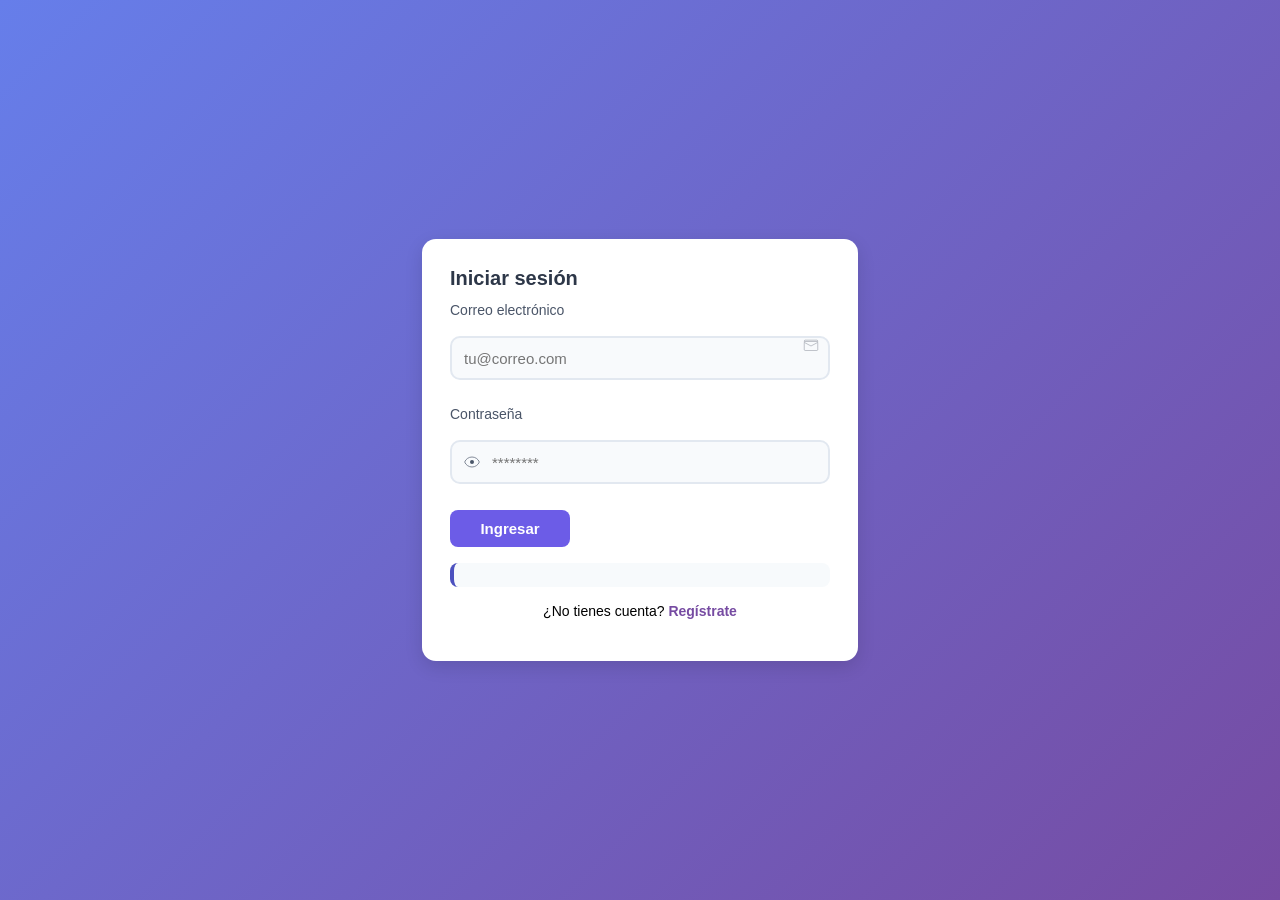
<file: frontend/login.html>
<!DOCTYPE html>
<html lang="es">
<head>
  <meta charset="UTF-8" />
  <meta name="viewport" content="width=device-width, initial-scale=1.0" />
  <title>Iniciar Sesión</title>
  <link rel="stylesheet" href="style.css" />
</head>
<body>
  <main class="auth-page">
    <section class="auth-card">
      <h1 class="auth-title">Iniciar sesión</h1>

      <form id="login-form" class="auth-form" autocomplete="on">
        <div class="form-group input-with-icon">
          <label for="email">Correo electrónico</label>
          <input type="email" id="email" name="email" placeholder="tu@correo.com" required />
          <div class="icon-right" aria-hidden="true">
            <!-- envelope icon -->
            <svg width="18" height="18" viewBox="0 0 24 24" fill="none" xmlns="http://www.w3.org/2000/svg">
              <path d="M3 7.2v9.6c0 .66.54 1.2 1.2 1.2h15.6c.66 0 1.2-.54 1.2-1.2V7.2L12 12 3 7.2z" stroke="#6b7280" stroke-width="0.6" fill="none" />
              <path d="M21 6H3v-.6c0-.66.54-1.2 1.2-1.2h15.6c.66 0 1.2.54 1.2 1.2V6z" stroke="#6b7280" stroke-width="0.6" fill="none" />
            </svg>
          </div>
        </div>

        <div class="form-group password-field">
          <label for="password">Contraseña</label>
          <div class="input-left-icon">
            <button type="button" id="toggle-password" class="icon-left" aria-label="Mostrar contraseña" tabindex="0">
              <svg width="16" height="16" viewBox="0 0 24 24" fill="none" xmlns="http://www.w3.org/2000/svg" aria-hidden="true">
                <path d="M12 4.5C7 4.5 2.73 7.61 1 12c1.73 4.39 6 7.5 11 7.5s9.27-3.11 11-7.5C21.27 7.61 17 4.5 12 4.5z" stroke="#4a5568" stroke-width="1" fill="none" />
                <circle cx="12" cy="12" r="3" fill="#4a5568" />
              </svg>
            </button>
            <input type="password" id="password" name="password" placeholder="********" required />
          </div>
        </div>

        <div class="form-group">
          <button class="primary-btn" type="submit">Ingresar</button>
        </div>

        <div id="login-message" class="form-message" aria-live="polite"></div>
      </form>

      <div class="auth-footer">
        <p>¿No tienes cuenta? <a href="register.html">Regístrate</a></p>
      </div>
    </section>
  </main>

  <script src="auth.js"></script>
</body>
</html>
</file>
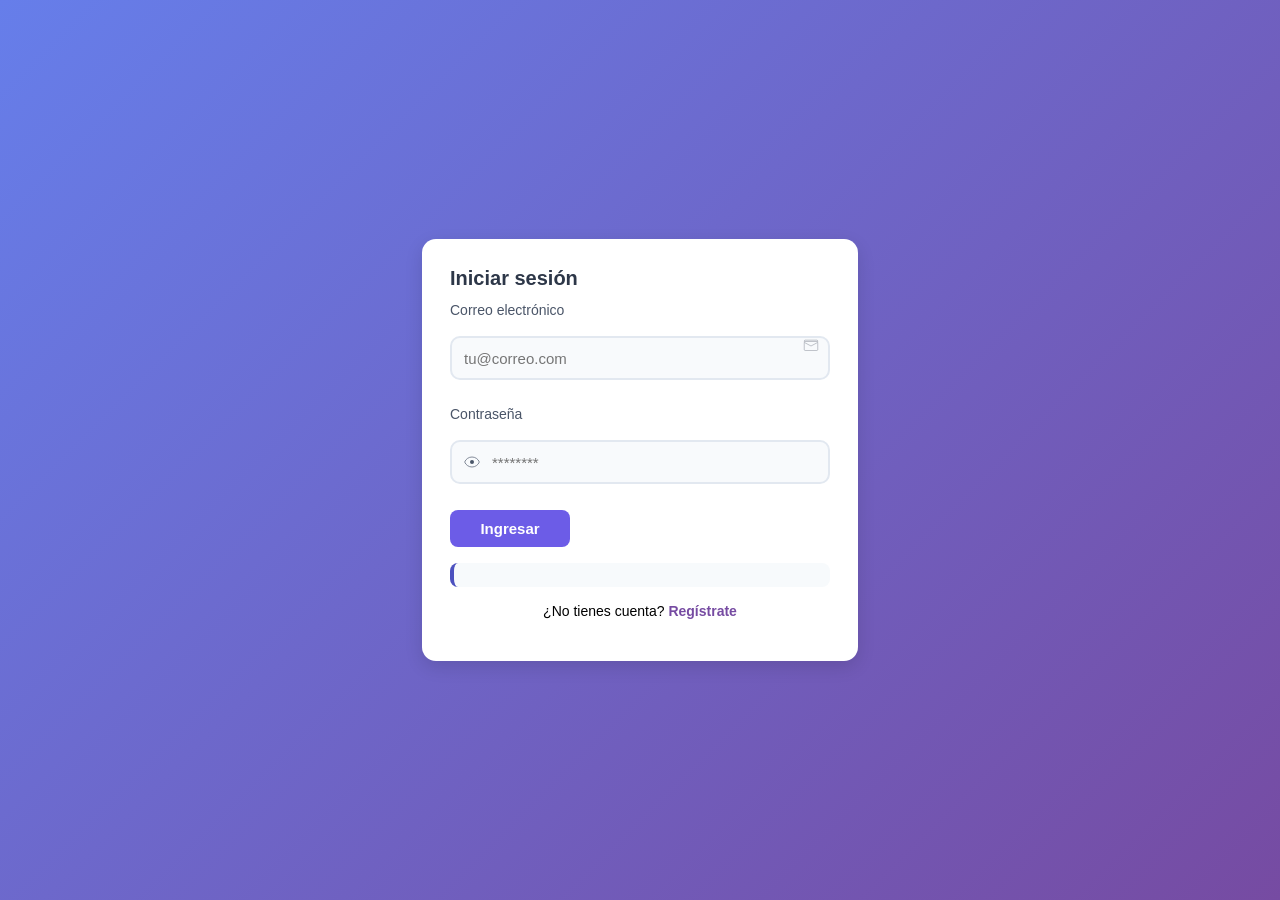
<file: frontend/profile.html>
<!DOCTYPE html>
<html lang="es">
<head>
    <meta charset="UTF-8">
    <meta name="viewport" content="width=device-width, initial-scale=1.0">
    <title>Perfil</title>
    <link rel="stylesheet" href="style.css">
</head>
<body>
    <div style="max-width:600px;margin:40px auto;padding:32px;background:white;border-radius:16px;box-shadow:0 4px 16px rgba(0,0,0,0.08);">
        <h2 style="margin:0 0 24px 0;color:#2d3748;font-size:24px;">Editar Perfil</h2>
        <form id="profile-form">
            <div class="form-group">
                <label for="username">Nombre de usuario</label>
                <input 
                    id="username" 
                    placeholder="Tu nombre público" 
                    autocomplete="username"
                    required
                >
            </div>
            <div style="display:flex;gap:12px;justify-content:flex-end;margin-top:24px;">
                <button id="cancel" type="button" class="secondary-btn">Cancelar</button>
                <button type="submit" class="primary-btn">Guardar Cambios</button>
            </div>
        </form>
    </div>

    <script>
    const API_BASE = window.location.origin + '/api';
    const token = localStorage.getItem('token');

    async function loadProfile(){
        if (!token) {
            alert('Necesitas iniciar sesión para editar el perfil');
            window.location.href = 'login.html';
            return;
        }
        try{
            const res = await fetch(API_BASE + '/auth/user-info', { headers: { 'Authorization': 'Bearer ' + token } });
            if (!res.ok) throw new Error('No autorizado');
            const user = await res.json();
            document.getElementById('username').value = user.username || '';
        }catch(e){
            console.error(e);
            alert('Error al cargar perfil');
        }
    }

    document.getElementById('cancel').addEventListener('click', ()=>{ window.location.href = 'dashboard.html'; });

    document.getElementById('profile-form').addEventListener('submit', async (e)=>{
        e.preventDefault();
        const username = document.getElementById('username').value.trim();
        if (!username) return alert('El nombre de usuario no puede estar vacío');
        try{
            const res = await fetch(API_BASE + '/auth/profile', {
                method: 'PUT',
                headers: { 'Content-Type': 'application/json', 'Authorization': 'Bearer ' + token },
                body: JSON.stringify({ username })
            });
            const data = await res.json();
            if (!res.ok) throw new Error(data.msg || 'Error');
            // actualizar display local
            localStorage.setItem('username', username);
            alert('Perfil actualizado');
            window.location.href = 'dashboard.html';
        }catch(e){
            console.error(e);
            alert('Error al guardar el perfil');
        }
    });

    loadProfile();
    </script>
</body>
</html>
</file>
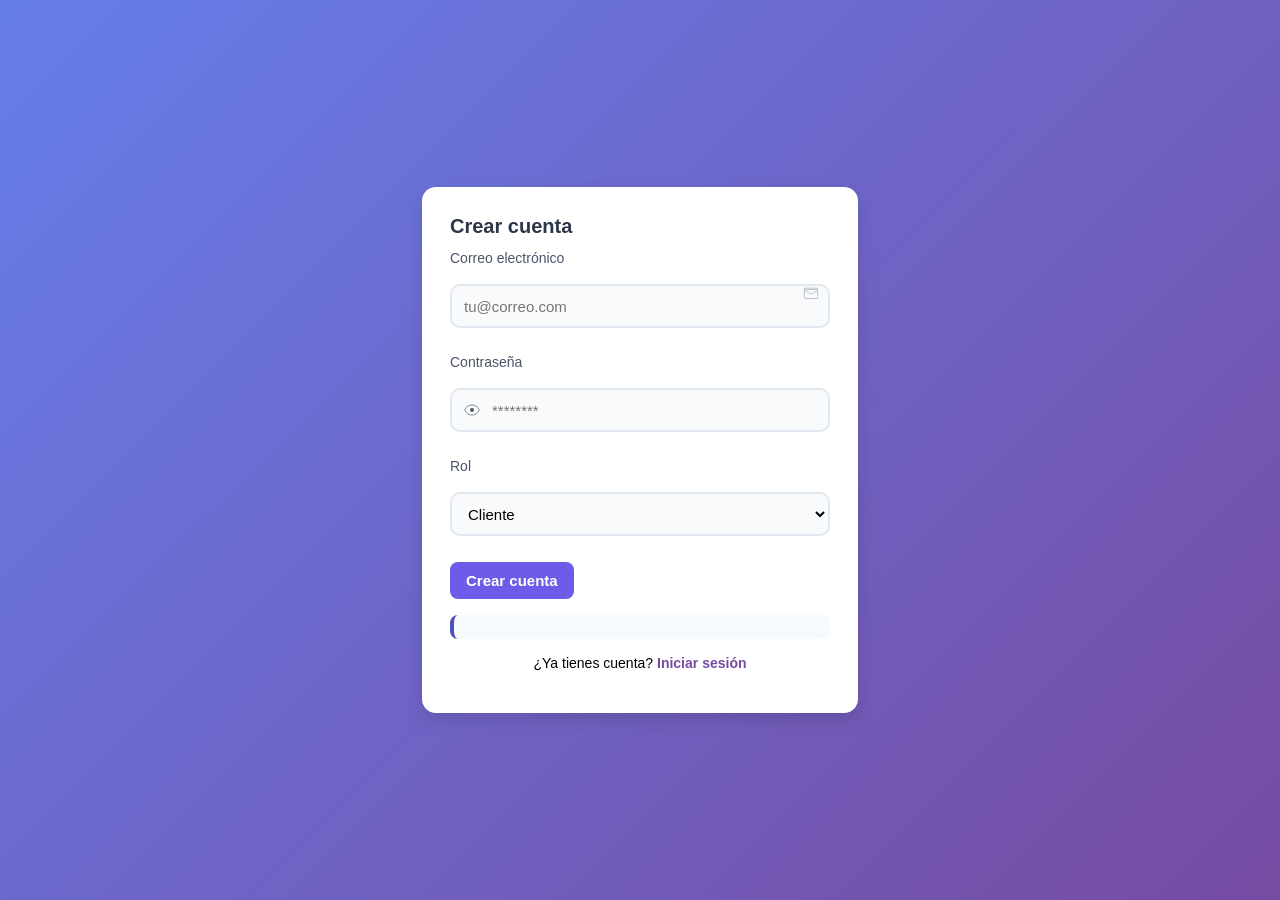
<file: frontend/register.html>
<!DOCTYPE html>
<html lang="es">
<head>
  <meta charset="UTF-8" />
  <meta name="viewport" content="width=device-width, initial-scale=1.0" />
  <title>Registro</title>
  <link rel="stylesheet" href="style.css" />
</head>
<body>
  <main class="auth-page">
    <section class="auth-card">
      <h1 class="auth-title">Crear cuenta</h1>

      <form id="register-form" class="auth-form" autocomplete="on">
        <div class="form-group input-with-icon">
          <label for="reg-email">Correo electrónico</label>
          <input type="email" id="reg-email" name="email" placeholder="tu@correo.com" required />
          <div class="icon-right" aria-hidden="true">
            <svg width="18" height="18" viewBox="0 0 24 24" fill="none" xmlns="http://www.w3.org/2000/svg">
              <path d="M3 7.2v9.6c0 .66.54 1.2 1.2 1.2h15.6c.66 0 1.2-.54 1.2-1.2V7.2L12 12 3 7.2z" stroke="#6b7280" stroke-width="0.6" fill="none" />
              <path d="M21 6H3v-.6c0-.66.54-1.2 1.2-1.2h15.6c.66 0 1.2.54 1.2 1.2V6z" stroke="#6b7280" stroke-width="0.6" fill="none" />
            </svg>
          </div>
        </div>

        <div class="form-group password-field">
          <label for="reg-password">Contraseña</label>
          <div class="input-left-icon">
            <button type="button" id="toggle-reg-password" class="icon-left" aria-label="Mostrar contraseña" tabindex="0">
              <svg width="16" height="16" viewBox="0 0 24 24" fill="none" xmlns="http://www.w3.org/2000/svg" aria-hidden="true">
                <path d="M12 4.5C7 4.5 2.73 7.61 1 12c1.73 4.39 6 7.5 11 7.5s9.27-3.11 11-7.5C21.27 7.61 17 4.5 12 4.5z" stroke="#4a5568" stroke-width="1" fill="none" />
                <circle cx="12" cy="12" r="3" fill="#4a5568" />
              </svg>
            </button>
            <input type="password" id="reg-password" name="password" placeholder="********" required />
          </div>
        </div>

        <div class="form-group">
          <label for="reg-role">Rol</label>
          <select id="reg-role" name="role" required>
            <option value="cliente">Cliente</option>
            <option value="admin">Administrador</option>
          </select>
        </div>

        <div class="form-group">
          <button class="primary-btn" type="submit">Crear cuenta</button>
        </div>

        <div id="register-message" class="form-message" aria-live="polite"></div>
      </form>

      <div class="auth-footer">
        <p>¿Ya tienes cuenta? <a href="login.html">Iniciar sesión</a></p>
      </div>
    </section>
  </main>

  <script src="auth.js"></script>
</body>
</html>
</file>
<file: frontend/style.css>
body {
  font-family: 'Segoe UI', Tahoma, Geneva, Verdana, sans-serif;
  background: linear-gradient(135deg, #667eea, #764ba2);
  min-height: 100vh;
  margin: 0;
}

.container {
  background-color: white;
  padding: 2.5rem;
  border-radius: 20px;
  box-shadow: 0 8px 20px rgba(0,0,0,0.2);
  width: 350px;
  text-align: center;
  animation: fadeIn 0.4s ease;
}

@keyframes fadeIn {
  from { opacity: 0; transform: translateY(-10px); }
  to { opacity: 1; transform: translateY(0); }
}

h2 {
  color: #333;
  margin-bottom: 1rem;
}

/* Nuevo layout de autenticación */
.auth-page {
  display: flex;
  align-items: center;
  justify-content: center;
  height: 100vh;
}

.auth-card {
  background: #ffffff;
  border-radius: 14px;
  box-shadow: 0 6px 18px rgba(0,0,0,0.12);
  padding: 28px;
  width: 380px;
}

.auth-title {
  font-size: 20px;
  margin: 0 0 12px 0;
  color: #2d3748;
}

/* Estilos comunes para formularios */
.form-group, .auth-form .form-group { 
    margin-bottom: 16px; 
    text-align: left; 
}

.form-group label, .auth-form label { 
    font-size: 14px; 
    color: #4a5568; 
    display: block; 
    margin-bottom: 8px;
    font-weight: 500;
}

.form-group input, 
.form-group select,
.auth-form input, 
.auth-form select,
.form-group textarea { 
    width: 100%; 
    padding: 12px 16px;
    border-radius: 10px; 
    border: 2px solid #e2e8f0;
    background: #f8fafc;
    font-size: 15px;
    transition: all 0.2s ease;
}

.form-group input:hover,
.form-group select:hover,
.form-group textarea:hover {
    border-color: #cbd5e0;
    background: #fff;
}

.form-group input:focus,
.form-group select:focus,
.form-group textarea:focus {
    border-color: #5a67d8;
    background: #fff;
    outline: none;
    box-shadow: 0 0 0 3px rgba(90,103,216,0.12);
}

.primary-btn { 
    width: auto; 
    min-width: 120px;
    padding: 12px 24px;
    border-radius: 10px;
    background: #5a67d8;
    color: white;
    border: none;
    cursor: pointer;
    font-weight: 600;
    font-size: 15px;
    transition: all 0.2s ease;
}

.primary-btn:hover {
    background: #4c51bf;
    transform: translateY(-1px);
    box-shadow: 0 4px 12px rgba(90,103,216,0.2);
}

.secondary-btn {
    width: auto;
    min-width: 120px;
    padding: 11px 24px;
    border-radius: 10px;
    background: #fff;
    color: #4a5568;
    border: 2px solid #e2e8f0;
    cursor: pointer;
    font-weight: 600;
    font-size: 15px;
    transition: all 0.2s ease;
}

.secondary-btn:hover {
    border-color: #cbd5e0;
    background: #f8fafc;
}

.auth-footer { 
    margin-top: 16px; 
    text-align: center; 
    font-size: 14px; 
}

.form-message { 
    margin-top: 12px; 
    font-size: 14px;
    padding: 12px 16px;
    border-radius: 8px;
    background: #f7fafc;
    border-left: 4px solid #4c51bf;
}

.icon-btn { position: absolute; right: 10px; top: 36px; background: transparent; border: none; cursor: pointer; padding: 6px; border-radius: 6px; }
.icon-btn svg { display: block; }

.password-field { position: relative; }
.password-field input { padding-right: 44px; }

input, select {
  width: 100%;
  padding: 12px;
  margin: 10px 0;
  border: 1px solid #ddd;
  border-radius: 10px;
  font-size: 15px;
}

.password-field {
  position: relative;
}

.password-field input {
  padding-right: 44px; /* espacio para el icono */
}

.password-field .toggle-btn {
  position: absolute;
  right: 8px;
  top: 50%;
  transform: translateY(-50%);
  background: rgba(0,0,0,0.04);
  border: none;
  cursor: pointer;
  font-size: 14px;
  opacity: 0.9;
  width: 28px;
  height: 28px;
  padding: 0;
  display: flex;
  align-items: center;
  justify-content: center;
  border-radius: 6px;
  line-height: 1;
  outline: none;
}

.password-field .toggle-btn:hover {
  opacity: 1;
}

button {
  background-color: #667eea;
  color: white;
  border: none;
  padding: 12px;
  border-radius: 10px;
  cursor: pointer;
  font-size: 16px;
  width: 100%;
  transition: background-color 0.3s;
}

button:hover {
  background-color: #5a67d8;
}

p {
  margin-top: 1rem;
  font-size: 14px;
}

a {
  color: #764ba2;
  text-decoration: none;
  font-weight: bold;
}

a:hover {
  text-decoration: underline;
}

#login-message, #register-message {
  margin-top: 15px;
  font-size: 14px;
}

/* --- Overrides para inputs con iconos (mejora de layout) --- */
.input-with-icon, .input-left-icon {
  position: relative;
}

/* tamaño uniforme de inputs */
.auth-form input, .auth-form select, .input-with-icon input, .input-left-icon input {
  height: 44px;
  padding: 10px 12px;
  box-sizing: border-box;
}

/* icono a la derecha (ej. correo) */
.input-with-icon .icon-right {
  position: absolute;
  right: 10px;
  top: 50%;
  transform: translateY(-50%);
  pointer-events: none; /* no interfiere con el input */
  opacity: 0.9;
}

/* icono/btn a la izquierda dentro del input (ojo) */
.input-left-icon .icon-left {
  position: absolute;
  left: 8px;
  top: 50%;
  transform: translateY(-50%);
  background: transparent;
  border: none;
  cursor: pointer;
  width: 28px;
  height: 28px;
  display: flex;
  align-items: center;
  justify-content: center;
  padding: 0;
  color: #4a5568;
}

/* asegurar espacio interno para iconos */
.input-left-icon input { padding-left: 40px; }
.input-with-icon input { padding-right: 40px; }

/* pequeños ajustes visuales */
.icon-left svg, .icon-right svg { display: block; }
.icon-left:focus { outline: none; box-shadow: 0 0 0 3px rgba(90,103,216,0.12); border-radius: 6px; }

/* evitar que botones globales tomen el estilo de .primary-btn */
.icon-btn, .icon-left { background: transparent; border: none; }

/* Botón flotante para agregar producto */
.add-product-fab {
  position: fixed;
  right: 28px;
  bottom: 28px;
  width: 60px;
  height: 60px;
  border-radius: 50%;
  background: #48bb78;
  color: white;
  display: flex;
  align-items: center;
  justify-content: center;
  box-shadow: 0 8px 20px rgba(0,0,0,0.18);
  border: none;
  cursor: pointer;
  z-index: 1200;
  transition: all 0.3s ease;
}

.add-product-fab:hover {
  transform: translateY(-2px);
  background: #38a169;
  box-shadow: 0 12px 24px rgba(0,0,0,0.25);
}

.add-product-fab .material-icons { 
  font-size: 32px;
  transition: transform 0.3s ease;
}

.add-product-fab:hover .material-icons {
  transform: rotate(180deg);
}

/* Modal mejorado */
/* Modal base */
.modal {
    position: fixed;
    inset: 0;
    background: rgba(0,0,0,0.5);
    z-index: 1150;
    display: flex;
    align-items: center;
    justify-content: center;
    opacity: 0;
    visibility: hidden;
    pointer-events: none;
    transition: all 0.3s ease;
}

/* Estado activo del modal */
.modal[aria-hidden="false"] {
    opacity: 1;
    visibility: visible;
    pointer-events: auto;
}
.modal[aria-hidden="false"] { 
    opacity: 1;
    visibility: visible;
}
.modal-content { 
    background: white; 
    width: 96%; 
    max-width: 520px; 
    border-radius: 16px; 
    padding: 32px; 
    box-shadow: 0 20px 50px rgba(0,0,0,0.25);
    transform: translateY(20px);
    opacity: 0;
    transition: transform 0.3s ease, opacity 0.3s ease;
    position: relative;
    margin: 20px;
}

/* Animación cuando el modal está visible */
.modal[aria-hidden="false"] .modal-content {
    transform: translateY(0);
    opacity: 1;
}

.modal-content h2 {
    margin: 0 0 24px 0;
    color: #2d3748;
    font-size: 24px;
    font-weight: 600;
}

.admin-edit-badge-modal {
    display: inline-flex;
    align-items: center;
    padding: 4px 12px;
    background: #5a67d8;
    color: white;
    border-radius: 16px;
    font-size: 13px;
    font-weight: 500;
    margin-bottom: 24px;
}

.modal-content .form-group {
    margin-bottom: 20px;
}

.modal-content textarea {
    min-height: 120px;
    resize: vertical;
}

.modal-content .button-group {
    display: flex;
    gap: 12px;
    justify-content: flex-end;
    margin-top: 32px;
}
.modal[aria-hidden="false"] .modal-content {
    transform: translateY(0);
}
.modal-content .close { 
    position: absolute; 
    right: 24px; 
    top: 24px; 
    background: transparent; 
    border: none; 
    font-size: 24px; 
    cursor: pointer; 
    color: #718096;
    width: 32px;
    height: 32px;
    display: flex;
    align-items: center;
    justify-content: center;
    border-radius: 50%;
    transition: all 0.2s ease;
}

.modal-content .close:hover {
    background: #f7fafc;
    color: #2d3748;
}

/* Mejorar los estilos del formulario dentro del modal */
.modal-content form {
    margin-top: 16px;
}

.primary-btn { background: #6c5ce7; color: white; padding: 10px 16px; border-radius: 8px; border: none; cursor: pointer; }
.secondary-btn { background: transparent; border: 1px solid #cbd5e0; color: #4a5568; padding: 8px 12px; border-radius: 8px; cursor: pointer; }

/* Ajustes para product cards */
.product-card { 
    position: relative; 
    transition: transform 0.2s ease, box-shadow 0.2s ease;
}

.product-card.editable {
    cursor: pointer;
}

.product-card.editable:hover {
    transform: translateY(-2px);
    box-shadow: 0 6px 16px rgba(0,0,0,0.12);
}

.product-card .edit-overlay {
    position: absolute;
    inset: 0;
    border-radius: 10px;
    background: rgba(90,103,216,0.05);
    opacity: 0;
    transition: opacity 0.2s ease;
    display: flex;
    align-items: center;
    justify-content: center;
    pointer-events: none;
}

.product-card .edit-overlay {
    display: flex;
    flex-direction: column;
    gap: 8px;
    align-items: center;
    justify-content: center;
}

.product-card .edit-overlay .material-icons {
    font-size: 24px;
    color: #5a67d8;
    opacity: 0.8;
}

.product-card .edit-overlay .admin-edit-badge {
    font-size: 12px;
    padding: 2px 8px;
    background: #5a67d8;
    color: white;
    border-radius: 12px;
    font-weight: 500;
}

.product-card.editable:hover .edit-overlay {
    opacity: 1;
}

.admin-controls { 
    position: absolute; 
    right: 12px; 
    top: 12px; 
    display: flex; 
    gap: 8px;
    z-index: 2;
}

/* Responsive layout para dashboard */
.products-container {
  padding: 20px;
  max-width: 1200px;
  margin: 24px auto;
}

.product-grid {
  display: grid;
  grid-template-columns: repeat(auto-fit, minmax(220px, 1fr));
  gap: 18px;
}

.product-card {
  padding: 14px;
  border-radius: 10px;
}

/* Titulos y texto */
h1 { font-size: 22px; margin: 0; color: #fff; }

@media (max-width: 768px) {
  .products-container { padding: 12px; margin: 12px; }
  .header { flex-direction: column; gap: 12px; }
  .header-right { align-self: stretch; display:flex; justify-content: space-between; }
  .stats-container { flex-direction: row; gap: 8px; overflow-x: auto; }
  .product-grid { grid-template-columns: repeat(auto-fit, minmax(180px, 1fr)); }
  .modal-content { width: 95%; padding: 14px; }
  .add-product-fab { right: 14px; bottom: 14px; width:48px; height:48px; }
}

@media (max-width: 420px) {
  .product-grid { grid-template-columns: repeat(auto-fit, minmax(140px, 1fr)); }
  .product-card { padding: 10px; }
  .product-details { flex-direction: column; gap: 8px; align-items: flex-start; }
}

/* Toast notifications */
.toast-container {
  position: fixed;
  right: 20px;
  bottom: 20px;
  display: flex;
  flex-direction: column;
  gap: 10px;
  z-index: 2000;
}
.toast {
  background: rgba(17,24,39,0.95);
  color: white;
  padding: 10px 14px;
  border-radius: 8px;
  box-shadow: 0 6px 18px rgba(0,0,0,0.2);
  font-size: 14px;
  opacity: 0;
  transform: translateY(6px);
  transition: all 220ms ease;
}
.toast.show { opacity: 1; transform: translateY(0); }

/* Small modal open animation */
.modal-content { transition: transform 180ms ease, opacity 180ms ease; }
.modal[aria-hidden="false"] .modal-content { transform: translateY(0); opacity: 1; }
.modal[aria-hidden="true"] .modal-content { transform: translateY(-6px); opacity: 0; }
</file>
